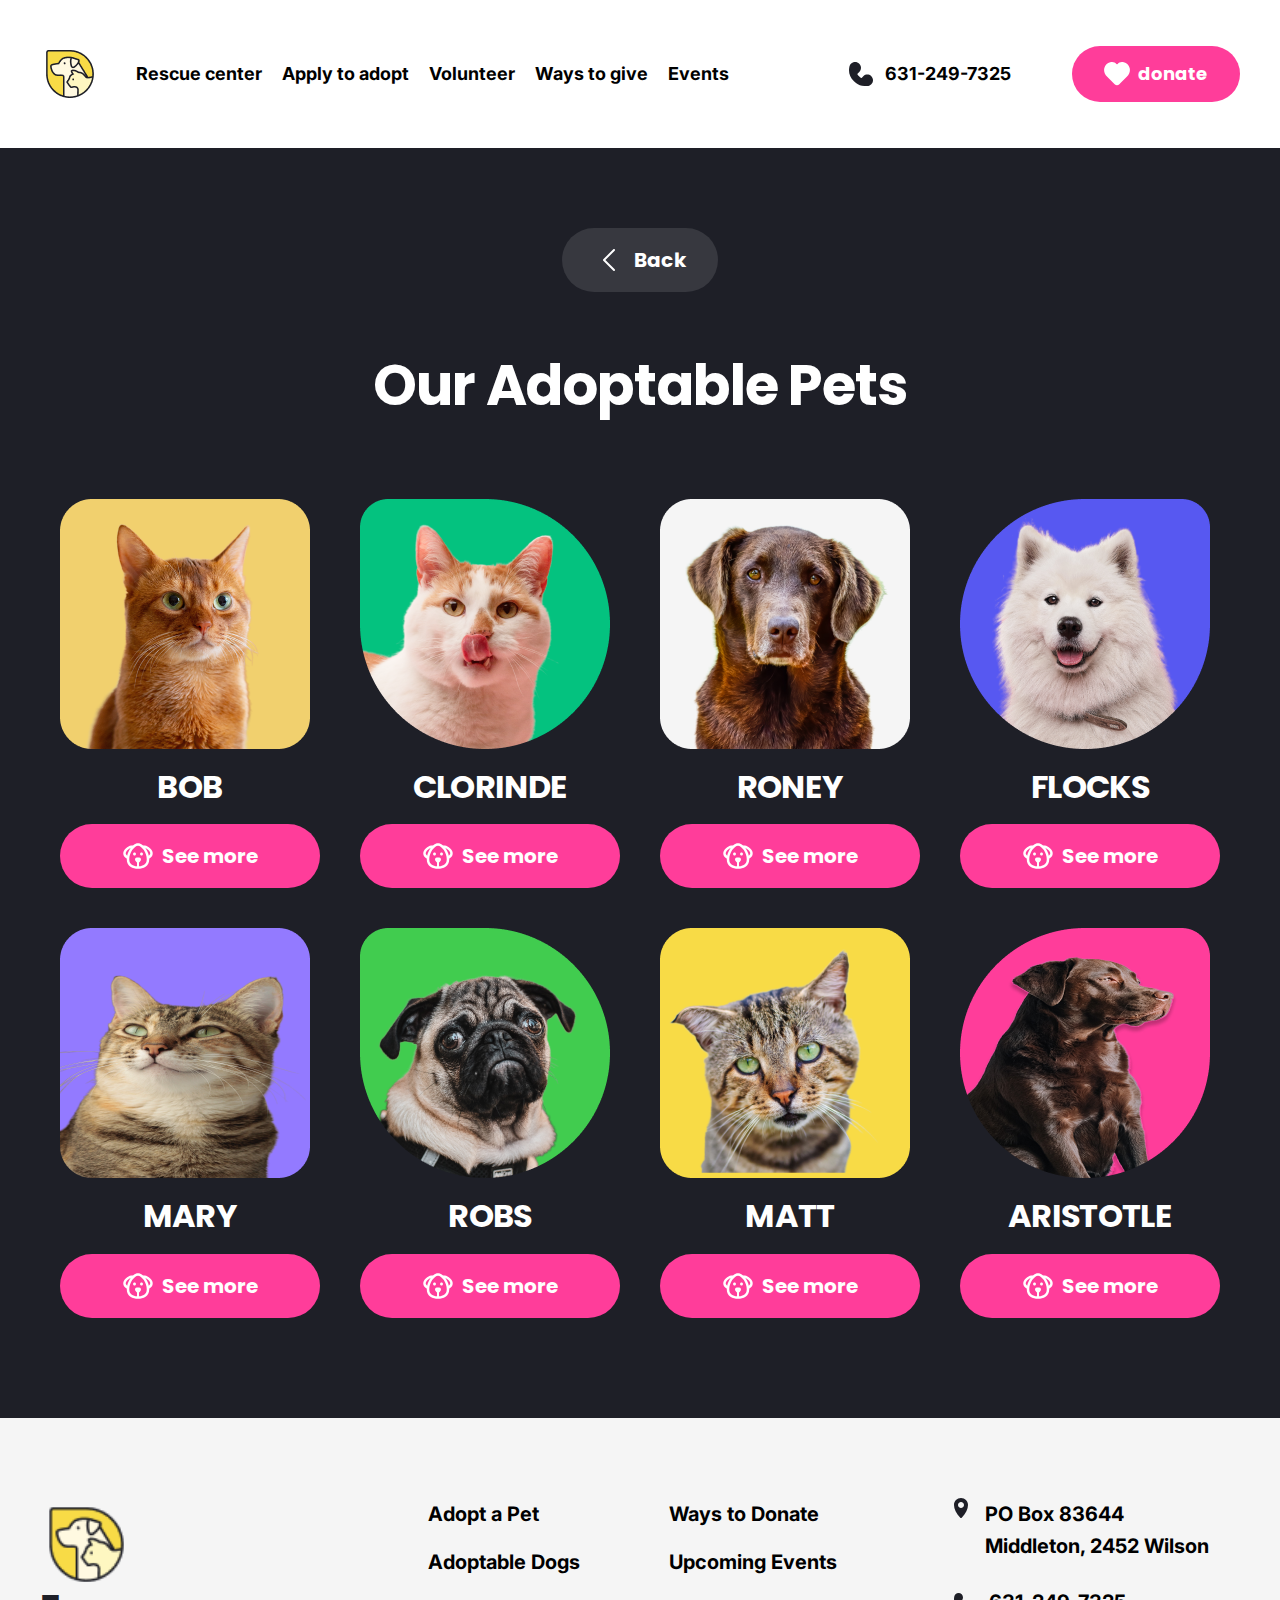
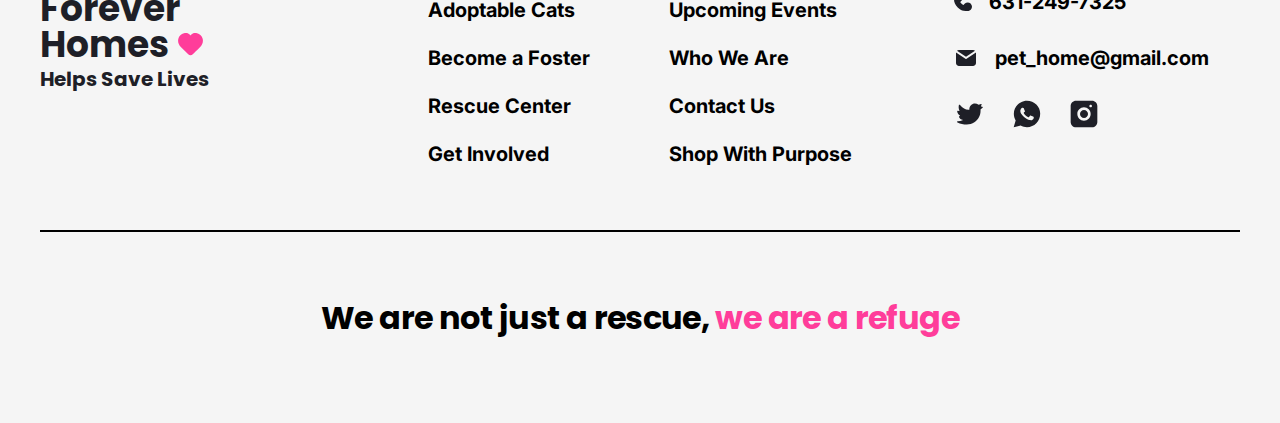
<file: pages/adoptable.html>
<!DOCTYPE html>
<html lang="en">
  <head>
    <meta charset="UTF-8" />
    <meta name="viewport" content="width=device-width, initial-scale=1.0" />
    <title>Adoptables</title>
    <link rel="preconnect" href="https://fonts.googleapis.com" />
    <link rel="preconnect" href="https://fonts.gstatic.com" crossorigin />
    <link
      href="https://fonts.googleapis.com/css2?family=Inter:wght@100..900&display=swap"
      rel="stylesheet"
    />
    <link rel="preconnect" href="https://fonts.googleapis.com" />
    <link rel="preconnect" href="https://fonts.gstatic.com" crossorigin />
    <link
      href="https://fonts.googleapis.com/css2?family=Poppins:ital,wght@0,100;0,200;0,300;0,400;0,500;0,600;0,700;0,800;0,900;1,100;1,200;1,300;1,400;1,500;1,600;1,700;1,800;1,900&display=swap"
      rel="stylesheet"
    />
    <link rel="preconnect" href="https://fonts.googleapis.com" />
    <link rel="preconnect" href="https://fonts.gstatic.com" crossorigin />
    <link
      href="https://fonts.googleapis.com/css2?family=Poppins:ital,wght@0,100;0,200;0,300;0,400;0,500;0,600;0,700;0,800;0,900;1,100;1,200;1,300;1,400;1,500;1,600;1,700;1,800;1,900&display=swap"
      rel="stylesheet"
    />
    <link rel="stylesheet" href="/css/style.css" />
  </head>
  <body>
    <header>
      <nav>
        <img
          src="/img/Logotype.png"
          alt="logo do site, um cachorro e um gato"
          F
        />
        <ul class="navigation">
          <li><a href="/">Rescue center</a></li>
          <li><a href="/">Apply to adopt</a></li>
          <li><a href="/">Volunteer</a></li>
          <li><a href="/">Ways to give</a></li>
          <li><a href="/">Events</a></li>
        </ul>
      </nav>
      <section class="header-end">
        <section class="phone">
          <img
            src="/img/tell-svg.svg"
            alt="icone de um telefone "
            width="24px"
            height="24px"
          />
          <p>631-249-7325</p>
        </section>
        <button class="btn-donate">
          <img src="/img/heart-svg.svg" alt="icone de um coração" />
          <span>donate</span>
        </button>
      </section>
    </header>
    <main style="background-color: #1e1f27">
      <article class="adoptable-page-content">
        <section class="button-back-adoptable-container">
          <a href="/" class="page-success-button-back"
            ><img src="/img/backIcon.svg" alt="" /><span>Back</span></a
          >
        </section>
        <h3>Our Adoptable Pets</h3>
        <section class="animals-card">
          <div class="card-adoptables">
            <div><img src="/img/adoptables/bob.png" alt="" /></div>
            <p>BOB</p>
            <button>
              <img src="/img/adoptables/dog-white-icon.svg" alt="" /><span
                >See more</span
              >
            </button>
          </div>
          <div class="card-adoptables">
            <div><img src="/img/adoptables/clorinde.png" alt="" /></div>
            <p>CLORINDE</p>
            <button>
              <img src="/img/adoptables/dog-white-icon.svg" alt="" /><span
                >See more</span
              >
            </button>
          </div>
          <div class="card-adoptables">
            <div><img src="/img/adoptables/roney.png" alt="" /></div>
            <p>RONEY</p>
            <button>
              <img src="/img/adoptables/dog-white-icon.svg" alt="" /><span
                >See more</span
              >
            </button>
          </div>
          <div class="card-adoptables">
            <div><img src="/img/adoptables/flocks.png" alt="" /></div>
            <p>FLOCKS</p>
            <button>
              <img src="/img/adoptables/dog-white-icon.svg" alt="" /><span
                >See more</span
              >
            </button>
          </div>
          <div class="card-adoptables">
            <div><img src="/img/adoptables/mary.png" alt="" /></div>
            <p>MARY</p>
            <button>
              <img src="/img/adoptables/dog-white-icon.svg" alt="" /><span
                >See more</span
              >
            </button>
          </div>
          <div class="card-adoptables">
            <div><img src="/img/adoptables/robs.png" alt="" /></div>
            <p>ROBS</p>
            <button>
              <img src="/img/adoptables/dog-white-icon.svg" alt="" /><span
                >See more</span
              >
            </button>
          </div>
          <div class="card-adoptables">
            <div><img src="/img/adoptables/matt.png" alt="" /></div>
            <p>MATT</p>
            <button>
              <img src="/img/adoptables/dog-white-icon.svg" alt="" /><span
                >See more</span
              >
            </button>
          </div>
          <div class="card-adoptables">
            <div><img src="/img/adoptables/aristotle.png" alt="" /></div>
            <p>ARISTOTLE</p>
            <button>
              <img src="/img/adoptables/dog-white-icon.svg" alt="" /><span
                >See more</span
              >
            </button>
          </div>
        </section>
      </article>
    </main>
    <div style="background-color: #f5f5f5">
      <footer>
        <article class="footer-links">
          <section class="logo-footer-container">
            <img src="/img/Logotype.png" width="93px" height="93px" />
            <h2>
              Forever<br />
              Homes
              <svg
                width="25"
                height="25"
                viewBox="0 0 26 24"
                fill="none"
                xmlns="http://www.w3.org/2000/svg"
              >
                <path
                  d="M6.17254 0.32636C9.07357 -0.399082 10.9784 0.508581 12.1382 1.66837C12.2645 1.7947 12.3813 1.92326 12.4892 2.05201C12.6158 2.20323 12.803 2.29059 13.0002 2.29059C13.1975 2.29059 13.3846 2.20323 13.5113 2.05201C13.6191 1.92325 13.7359 1.79469 13.8623 1.66837C15.0221 0.508544 16.9271 -0.39906 19.8287 0.326351C22.7269 1.05092 24.9142 3.23014 25.6442 5.96803C26.3791 8.72427 25.6193 11.9632 22.8046 14.7779C19.6904 17.8921 17.0321 20.5517 15.3591 22.2258C14.0575 23.5282 11.9499 23.5288 10.6476 22.2268L3.19755 14.7779C0.381762 11.9625 -0.378092 8.72356 0.357079 5.96741C1.08733 3.22969 3.27503 1.05092 6.17254 0.32636Z"
                  fill="#ff3d9a"
                />
              </svg>
            </h2>
            <p>Helps Save Lives</p>
          </section>
          <section class="link-footer-container">
            <ul>
              <li>Adopt a Pet</li>
              <li>Adoptable Dogs</li>
              <li>Adoptable Cats</li>
              <li>Become a Foster</li>
              <li>Rescue Center</li>
              <li>Get Involved</li>
            </ul>
            <ul>
              <li>Ways to Donate</li>
              <li>Upcoming Events</li>
              <li>Upcoming Events</li>
              <li>Who We Are</li>
              <li>Contact Us</li>
              <li>Shop With Purpose</li>
            </ul>
          </section>
          <section class="contatos-footer-container">
            <p>
              <svg
                style="align-self: flex-start"
                width="14"
                height="20"
                viewBox="0 0 14 20"
                fill="none"
                xmlns="http://www.w3.org/2000/svg"
              >
                <path
                  fill-rule="evenodd"
                  clip-rule="evenodd"
                  d="M7 0C3.13401 0 0 3.13401 0 7C0 10.6522 2.16444 15.5787 6.29289 19.7071C6.68342 20.0976 7.31658 20.0976 7.70711 19.7071C11.8356 15.5787 14 10.6522 14 7C14 3.13401 10.866 0 7 0ZM7 10C8.65685 10 10 8.65685 10 7C10 5.34315 8.65685 4 7 4C5.34315 4 4 5.34315 4 7C4 8.65685 5.34315 10 7 10Z"
                  fill="#1E1F27"
                />
              </svg>
              PO Box 83644 <br />Middleton, 2452 Wilson
            </p>
            <p>
              <svg
                width="18"
                height="18"
                viewBox="0 0 18 18"
                fill="none"
                xmlns="http://www.w3.org/2000/svg"
              >
                <path
                  fill-rule="evenodd"
                  clip-rule="evenodd"
                  d="M1.48456 1.28993C1.1984 1.57641 0.936016 1.92781 0.766364 2.23381C0.504982 2.69257 0.350503 3.18664 0.251789 3.70194C-0.525969 7.64793 0.461777 11.1779 3.72244 14.4153C5.86183 16.5394 7.48412 17.4123 9.70541 17.731C10.95 17.9095 12.2155 17.9248 13.469 17.9962C14.0245 18.0279 14.6184 17.9096 15.1495 17.7541C15.7463 17.5432 16.2913 17.2012 16.7476 16.7444C18.4175 15.0727 18.4175 12.3623 16.7476 10.6906L16.5988 10.5486C14.9846 9.0787 12.5161 9.06527 10.8868 10.5155L9.6613 11.7238C9.43506 11.9503 9.07884 11.981 8.81727 11.7965C8.27315 11.4128 6.82742 9.99777 6.47451 9.51552C6.28266 9.25337 6.31052 8.89031 6.54011 8.66056C6.92872 8.27989 7.32162 7.90314 7.70607 7.51827C9.4241 5.79836 9.4241 3.00984 7.70607 1.28993C5.98805 -0.429977 3.20259 -0.429977 1.48456 1.28993Z"
                  fill="#1E1F27"
                />
              </svg>
              631-249-7325
            </p>
            <p>
              <svg
                width="24"
                height="24"
                viewBox="0 0 24 24"
                fill="none"
                xmlns="http://www.w3.org/2000/svg"
              >
                <path
                  d="M2.97819 4.78361C3.51148 4.29686 4.22107 4 5 4H19C19.7789 4 20.4885 4.29686 21.0218 4.78361L12 10.7981L2.97819 4.78361Z"
                  fill="#1E1F27"
                />
                <path
                  d="M2.0325 6.55685C2.01109 6.70146 2 6.84944 2 7V17C2 18.6569 3.34315 20 5 20H19C20.6569 20 22 18.6569 22 17V7C22 6.84944 21.9889 6.70146 21.9675 6.55685L12.5547 12.8321C12.2188 13.056 11.7812 13.056 11.4453 12.8321L2.0325 6.55685Z"
                  fill="#1E1F27"
                />
              </svg>
              pet_home@gmail.com
            </p>
            <div class="footer-social-media">
              <a><img src="/img/footer/Icon_Twitter.svg" alt="" /></a>
              <a><img src="/img/footer/Icon_WhatsApp.svg" alt="" /></a>
              <a><img src="/img/footer/Icon_Instagram.svg" alt="" /></a>
            </div>
          </section>
        </article>
        <div class="footer-separator"></div>
        <h3>
          ​We are not just a rescue,
          <span style="color: #ff3d9a">we are a refuge</span>
        </h3>
        </section>
      </footer>
    </div>
    <article class="dialog-donate-container hide">
      <h2>Choose your Donate</h2>
      <form class="form-donate-dialog">
        <div>
          <label for="emailDnt" class="donate-label"
            >Email <span>*</span></label
          >
          <input type="email" id="emailDnt" placeholder="your email" required/>
        </div>
        <div>
          <label for="value" class="donate-label"
            >HOW MUCH CAN YOU HELP? <span>*</span></label
          >
          <input type="number" id="value" placeholder="R$ 95,00" required/>
        </div>
        <section class="donate-btns-container">
          <h3>PAYMENT METHOD<span>*</span></h3>
          <div class="payment-container-donate">
            <div class="payment-content">
              <input type="radio" name="payment" id="pix" required />
              <label for="pix" class="payment-uncheck payment-checked">
                pix
                <span id="check">
                  <svg
                    class="hide"
                    width="13"
                    height="10"
                    viewBox="0 0 13 10"
                    fill="none"
                    xmlns="http://www.w3.org/2000/svg"
                  >
                    <path
                      d="M4.19664 7.58336L1.41664 4.80336L0.469971 5.74336L4.19664 9.47003L12.1966 1.47003L11.2566 0.530029L4.19664 7.58336Z"
                      fill="#F5F5F5"
                    /></svg></span
              ></label>
            </div>
            <div class="payment-content">
              <input type="radio" name="payment" id="credit-card" required/>
              <label for="credit-card" class="payment-uncheck payment-checked">
                credit <br />
                card <span id="check"></span
              ></label>
            </div>
            <div class="payment-content">
              <input type="radio" name="payment" id="paypal" required/>
              <label for="paypal" class="payment-uncheck payment-checked">
                paypal
                <span id="check"></span
              ></label>
            </div>
          </div>
          <div class="buttons-donate-container">
            <button 
              class="dialog-donate"
              id="navigate-help"
              type="submit"
            >
              <img src="/img/heart-svg.svg" alt="" />
              <span>I wanna Help!</span>
          </button>
            <button class="dialog-cancel">
              <img src="/img/backIcon.svg" alt="" />
              <span>Cancel</span>
            </button>
          </div>
        </section>
      </form>
    </article>
    <script type="module" src="/js/index.js"></script>
  </body>
</html>
</file>
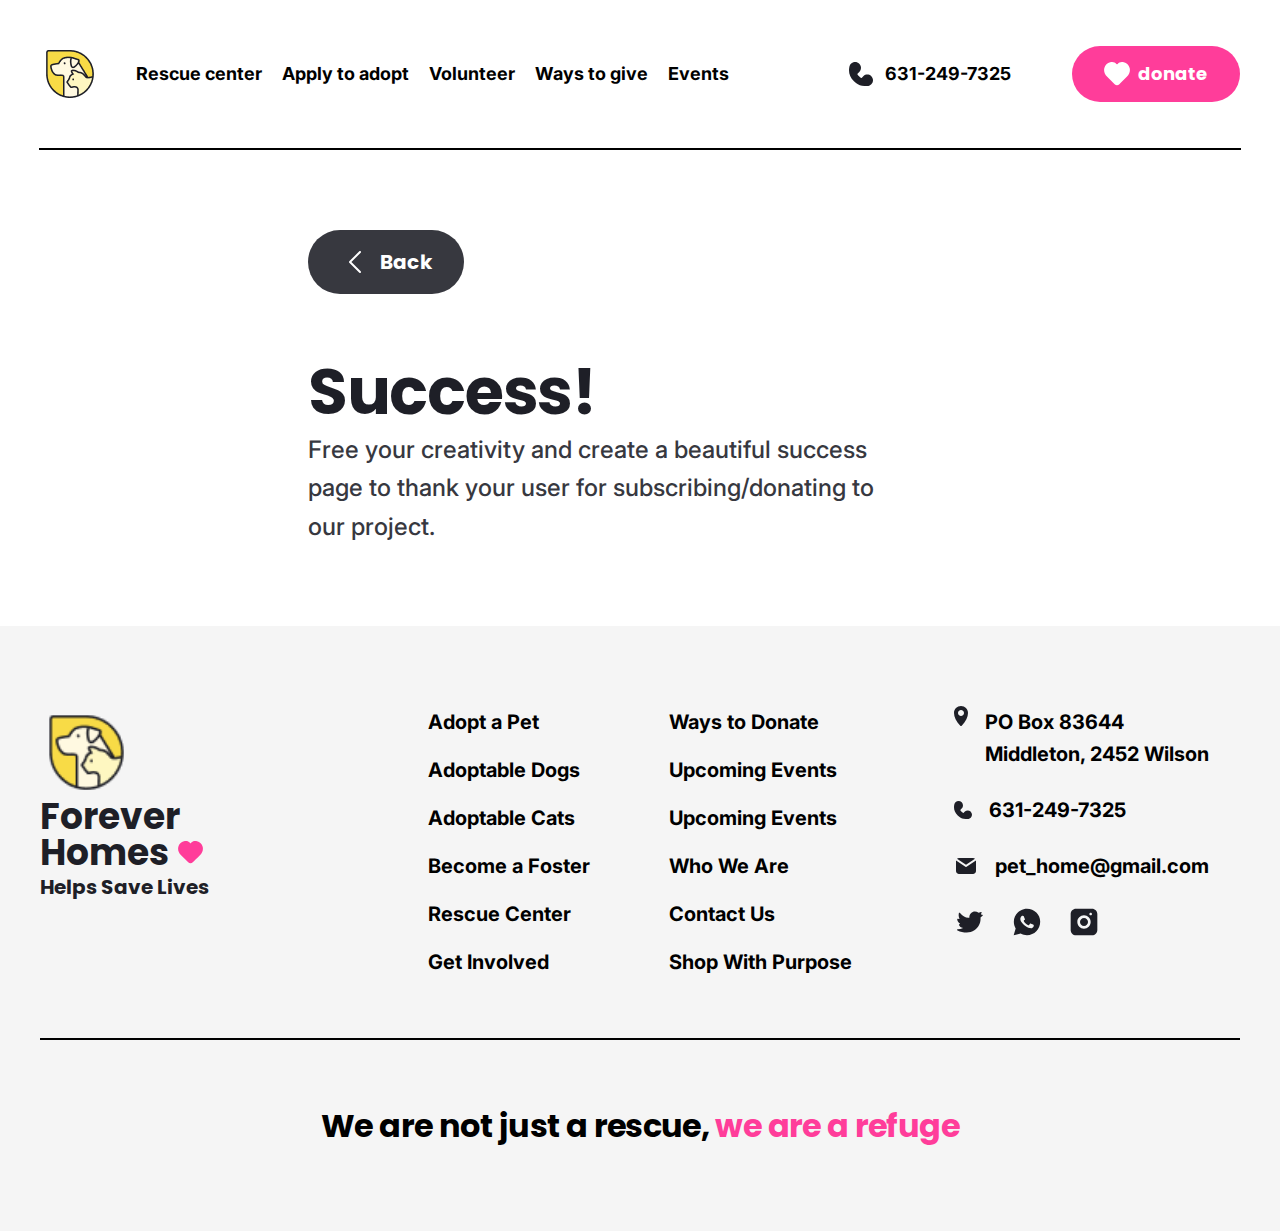
<file: pages/success.html>
<!DOCTYPE html>
<html lang="en">
  <head>
    <meta charset="UTF-8" />
    <meta name="viewport" content="width=device-width, initial-scale=1.0" />
    <title>Success</title>
    <link rel="preconnect" href="https://fonts.googleapis.com" />
    <link rel="preconnect" href="https://fonts.gstatic.com" crossorigin />
    <link
      href="https://fonts.googleapis.com/css2?family=Inter:wght@100..900&display=swap"
      rel="stylesheet"
    />
    <link rel="preconnect" href="https://fonts.googleapis.com" />
    <link rel="preconnect" href="https://fonts.gstatic.com" crossorigin />
    <link
      href="https://fonts.googleapis.com/css2?family=Poppins:ital,wght@0,100;0,200;0,300;0,400;0,500;0,600;0,700;0,800;0,900;1,100;1,200;1,300;1,400;1,500;1,600;1,700;1,800;1,900&display=swap"
      rel="stylesheet"
    />
    <link rel="preconnect" href="https://fonts.googleapis.com" />
    <link rel="preconnect" href="https://fonts.gstatic.com" crossorigin />
    <link
      href="https://fonts.googleapis.com/css2?family=Poppins:ital,wght@0,100;0,200;0,300;0,400;0,500;0,600;0,700;0,800;0,900;1,100;1,200;1,300;1,400;1,500;1,600;1,700;1,800;1,900&display=swap"
      rel="stylesheet"
    />
    <link rel="stylesheet" href="/css/style.css" />
  </head>
  <body>
    <header>
      <nav>
        <img
          src="/img/Logotype.png"
          alt="logo do site, um cachorro e um gato"
        />
        <ul class="navigation">
          <li><a href="/">Rescue center</a></li>
          <li><a href="/">Apply to adopt</a></li>
          <li><a href="/">Volunteer</a></li>
          <li><a href="/">Ways to give</a></li>
          <li><a href="/">Events</a></li>
        </ul>
      </nav>
      <section class="header-end">
        <section class="phone">
          <img
            src="/img/tell-svg.svg"
            alt="icone de um telefone "
            width="24px"
            height="24px"
          />
          <p>631-249-7325</p>
        </section>
        <button class="btn-donate">
          <img src="/img/heart-svg.svg" alt="icone de um coração" />
          <span>donate</span>
        </button>
      </section>
    </header>
    <div class="divider"></div>
    <main>
      <article class="succses-content">
        <div class="button-back-success-container">
            <a href="/" class="page-success-button-back"
          ><img src="/img/backIcon.svg" alt="" /><span>Back</span></a>
        </div>
        <div class="text-success">
          <h2>Success!</h2>
          <p>
            Free your creativity and create a beautiful success page to thank
            your user for subscribing/donating to our project.
          </p>
        </div>
      </article>
    </main>
    <div style="background-color: #f5f5f5">
      <footer>
        <article class="footer-links">
          <section class="logo-footer-container">
            <img src="/img/Logotype.png" width="93px" height="93px" />
            <h2>
              Forever<br />
              Homes
              <svg
                width="25"
                height="25"
                viewBox="0 0 26 24"
                fill="none"
                xmlns="http://www.w3.org/2000/svg"
              >
                <path
                  d="M6.17254 0.32636C9.07357 -0.399082 10.9784 0.508581 12.1382 1.66837C12.2645 1.7947 12.3813 1.92326 12.4892 2.05201C12.6158 2.20323 12.803 2.29059 13.0002 2.29059C13.1975 2.29059 13.3846 2.20323 13.5113 2.05201C13.6191 1.92325 13.7359 1.79469 13.8623 1.66837C15.0221 0.508544 16.9271 -0.39906 19.8287 0.326351C22.7269 1.05092 24.9142 3.23014 25.6442 5.96803C26.3791 8.72427 25.6193 11.9632 22.8046 14.7779C19.6904 17.8921 17.0321 20.5517 15.3591 22.2258C14.0575 23.5282 11.9499 23.5288 10.6476 22.2268L3.19755 14.7779C0.381762 11.9625 -0.378092 8.72356 0.357079 5.96741C1.08733 3.22969 3.27503 1.05092 6.17254 0.32636Z"
                  fill="#ff3d9a"
                />
              </svg>
            </h2>
            <p>Helps Save Lives</p>
          </section>
          <section class="link-footer-container">
            <ul>
              <li>Adopt a Pet</li>
              <li>Adoptable Dogs</li>
              <li>Adoptable Cats</li>
              <li>Become a Foster</li>
              <li>Rescue Center</li>
              <li>Get Involved</li>
            </ul>
            <ul>
              <li>Ways to Donate</li>
              <li>Upcoming Events</li>
              <li>Upcoming Events</li>
              <li>Who We Are</li>
              <li>Contact Us</li>
              <li>Shop With Purpose</li>
            </ul>
          </section>
          <section class="contatos-footer-container">
            <p>
              <svg
                style="align-self: flex-start"
                width="14"
                height="20"
                viewBox="0 0 14 20"
                fill="none"
                xmlns="http://www.w3.org/2000/svg"
              >
                <path
                  fill-rule="evenodd"
                  clip-rule="evenodd"
                  d="M7 0C3.13401 0 0 3.13401 0 7C0 10.6522 2.16444 15.5787 6.29289 19.7071C6.68342 20.0976 7.31658 20.0976 7.70711 19.7071C11.8356 15.5787 14 10.6522 14 7C14 3.13401 10.866 0 7 0ZM7 10C8.65685 10 10 8.65685 10 7C10 5.34315 8.65685 4 7 4C5.34315 4 4 5.34315 4 7C4 8.65685 5.34315 10 7 10Z"
                  fill="#1E1F27"
                />
              </svg>
              PO Box 83644 <br />Middleton, 2452 Wilson
            </p>
            <p>
              <svg
                width="18"
                height="18"
                viewBox="0 0 18 18"
                fill="none"
                xmlns="http://www.w3.org/2000/svg">
                <path
                  fill-rule="evenodd"
                  clip-rule="evenodd"
                  d="M1.48456 1.28993C1.1984 1.57641 0.936016 1.92781 0.766364 2.23381C0.504982 2.69257 0.350503 3.18664 0.251789 3.70194C-0.525969 7.64793 0.461777 11.1779 3.72244 14.4153C5.86183 16.5394 7.48412 17.4123 9.70541 17.731C10.95 17.9095 12.2155 17.9248 13.469 17.9962C14.0245 18.0279 14.6184 17.9096 15.1495 17.7541C15.7463 17.5432 16.2913 17.2012 16.7476 16.7444C18.4175 15.0727 18.4175 12.3623 16.7476 10.6906L16.5988 10.5486C14.9846 9.0787 12.5161 9.06527 10.8868 10.5155L9.6613 11.7238C9.43506 11.9503 9.07884 11.981 8.81727 11.7965C8.27315 11.4128 6.82742 9.99777 6.47451 9.51552C6.28266 9.25337 6.31052 8.89031 6.54011 8.66056C6.92872 8.27989 7.32162 7.90314 7.70607 7.51827C9.4241 5.79836 9.4241 3.00984 7.70607 1.28993C5.98805 -0.429977 3.20259 -0.429977 1.48456 1.28993Z"
                  fill="#1E1F27"
                />
              </svg>
              631-249-7325
            </p>
            <p>
              <svg
                width="24"
                height="24"
                viewBox="0 0 24 24"
                fill="none"
                xmlns="http://www.w3.org/2000/svg"
              >
                <path
                  d="M2.97819 4.78361C3.51148 4.29686 4.22107 4 5 4H19C19.7789 4 20.4885 4.29686 21.0218 4.78361L12 10.7981L2.97819 4.78361Z"
                  fill="#1E1F27"
                />
                <path
                  d="M2.0325 6.55685C2.01109 6.70146 2 6.84944 2 7V17C2 18.6569 3.34315 20 5 20H19C20.6569 20 22 18.6569 22 17V7C22 6.84944 21.9889 6.70146 21.9675 6.55685L12.5547 12.8321C12.2188 13.056 11.7812 13.056 11.4453 12.8321L2.0325 6.55685Z"
                  fill="#1E1F27"
                />
              </svg>
              pet_home@gmail.com
            </p>
            <div class="footer-social-media">
              <a><img src="/img/footer/Icon_Twitter.svg" alt="" /></a>
              <a><img src="/img/footer/Icon_WhatsApp.svg" alt="" /></a>
              <a><img src="/img/footer/Icon_Instagram.svg" alt="" /></a>
            </div>
          </section>
        </article>
        <div class="footer-separator"></div>
        <h3>
          ​We are not just a rescue,
          <span style="color: #ff3d9a">we are a refuge</span>
        </h3>
        </section>
      </footer>
    </div>

    <article class="dialog-donate-container hide">
      <h2>Choose your Donate</h2>
      <form  class="form-donate-dialog" >
        <div>
          <label for="emailDnt" class="donate-label"
            >Email <span>*</span></label
          >
          <input type="email" id="emailDnt" placeholder="your email" required/>
        </div>
        <div>
          <label for="value" class="donate-label"
            >HOW MUCH CAN YOU HELP? <span>*</span></label
          >
          <input type="number" id="value" placeholder="R$ 95,00" required/>
        </div>
        <section class="donate-btns-container">
          <h3>PAYMENT METHOD<span>*</span></h3>
          <div class="payment-container-donate">
            <div class="payment-content">
              <input type="radio" name="payment" id="pix" required />
              <label for="pix" class="payment-uncheck payment-checked">
                pix
                <span id="check">
                  <svg
                    class="hide"
                    width="13"
                    height="10"
                    viewBox="0 0 13 10"
                    fill="none"
                    xmlns="http://www.w3.org/2000/svg"
                  >
                    <path
                      d="M4.19664 7.58336L1.41664 4.80336L0.469971 5.74336L4.19664 9.47003L12.1966 1.47003L11.2566 0.530029L4.19664 7.58336Z"
                      fill="#F5F5F5"
                    /></svg></span
              ></label>
            </div>
            <div class="payment-content">
              <input type="radio" name="payment" id="credit-card" required/>
              <label for="credit-card" class="payment-uncheck payment-checked">
                credit <br />
                card <span id="check"></span
              ></label>
            </div>
            <div class="payment-content">
              <input type="radio" name="payment" id="paypal" required/>
              <label for="paypal" class="payment-uncheck payment-checked">
                paypal
                <span id="check"></span
              ></label>
            </div>
          </div>
          <div class="buttons-donate-container">
            <button 
              class="dialog-donate"
              id="navigate-help"
              type="submit"
            >
              <img src="/img/heart-svg.svg" alt="" />
              <span>I wanna Help!</span>
          </button>
            <button class="dialog-cancel">
              <img src="/img/backIcon.svg" alt="" />
              <span>Cancel</span>
            </button>
          </div>
        </section>
      </form>
    </article>
  </body>
  <script type="module" src="/js/index.js"></script>
</html>
</file>
<file: css/style.css>
@import url(header/header.css);
@import url(main/main-screen.css);
@import url(main/stats-block.css);
@import url(main/donation-block.css);
@import url(main/adopt-info-block.css);
@import url(main/diference-block.css);
@import url(main/adopt-block.css);
@import url(main/subscription\ block.css);
@import url(footer/footer.css);
@import url(modal/modal.css);
@import url(modal/modal-donate.css);
@import url(other/success.css);
@import url(other/adopt.css);

/* reset css */
* {
  margin: 0;
  border: 0;
  padding: 0;
}
input {
  outline: none;
}
ol,
ul {
  list-style: none;
}
a {
  text-decoration: none;
}
img {
  display: block;
  max-width: 100%;
}
/* hide some components */
.hide {
  display: none;
}
/* replace background color of some components */
.separator {
  background: #000;
}
/* remove arrow of input type number  */
input[type="number"] {
  -moz-appearance: textfield;
  appearance: textfield;
}
input[type="number"]::-webkit-inner-spin-button {
  -webkit-appearance: none;
}
</file>
